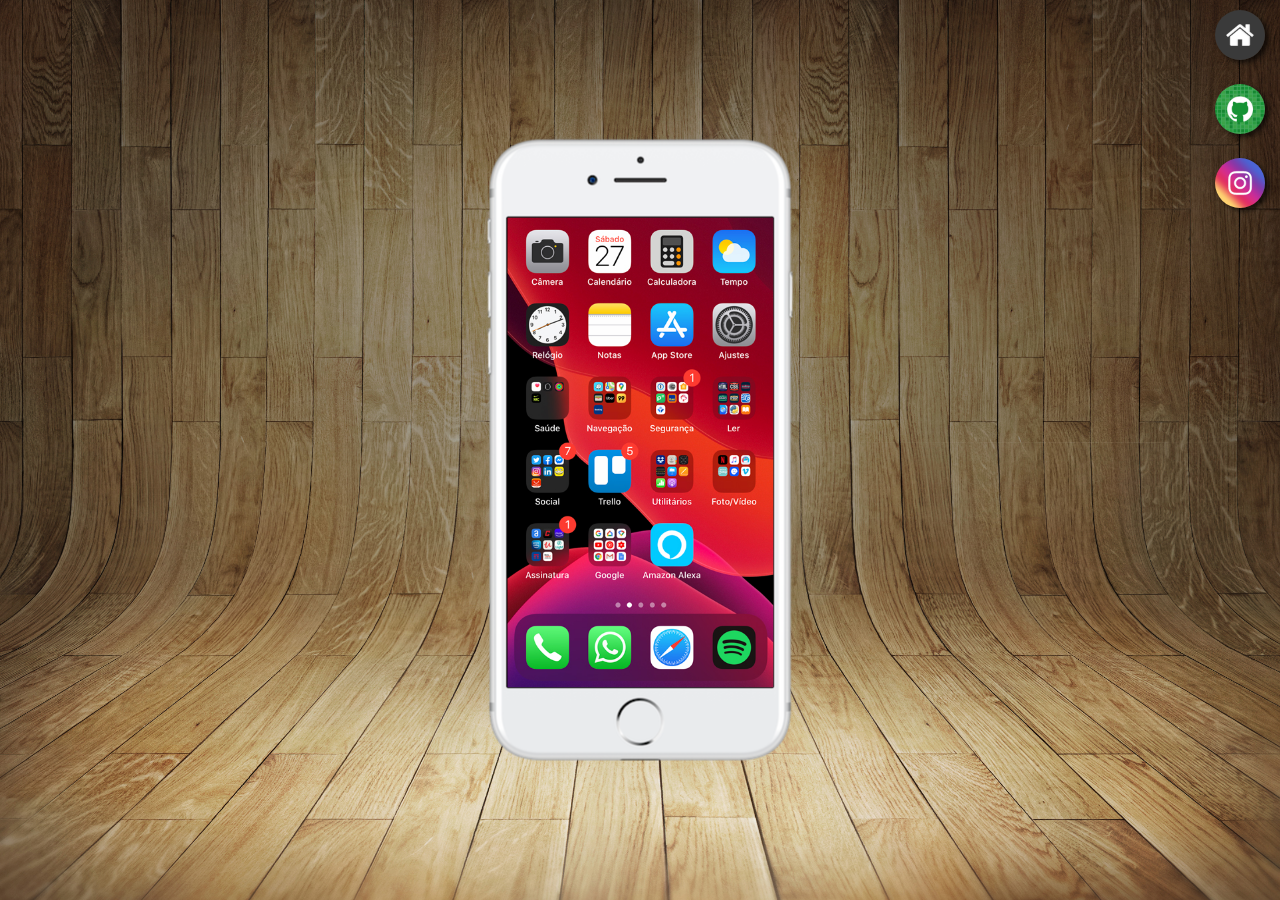
<file: index.html>
<!DOCTYPE html>
<html lang="pt-br">
<head>
    <meta charset="UTF-8">
    <meta http-equiv="X-UA-Compatible" content="IE=edge">
    <meta name="viewport" content="width=device-width, initial-scale=1.0">
    <link rel="shortcut icon" href="favicon.ico" type="image/x-icon">
    <link rel="stylesheet" href="./css/style.css">
    <title>Projetos Redes Sociais</title>
</head>
<body>
    <main>
        <section id="telefone">
            <iframe src="home.html" name="tela" id="tela" frameborder="0">Seu navegador não é compatível</iframe>
        </section>
        <section id="redes-sociais">
            <a href="./home.html" target="tela"><img src="./imagens/logo-home.jpg" alt="Home"></a><br>
            <a href="./github.html" target="tela"><img src="./imagens/logo-github.jpg" alt="GitHub"></a><br>
            <a href="./instagram.html" target="tela"><img src="./imagens/logo-instagram.jpg" alt="Instagram"></a><br>
        </section>
    </main>
</body>
</html>
</file>
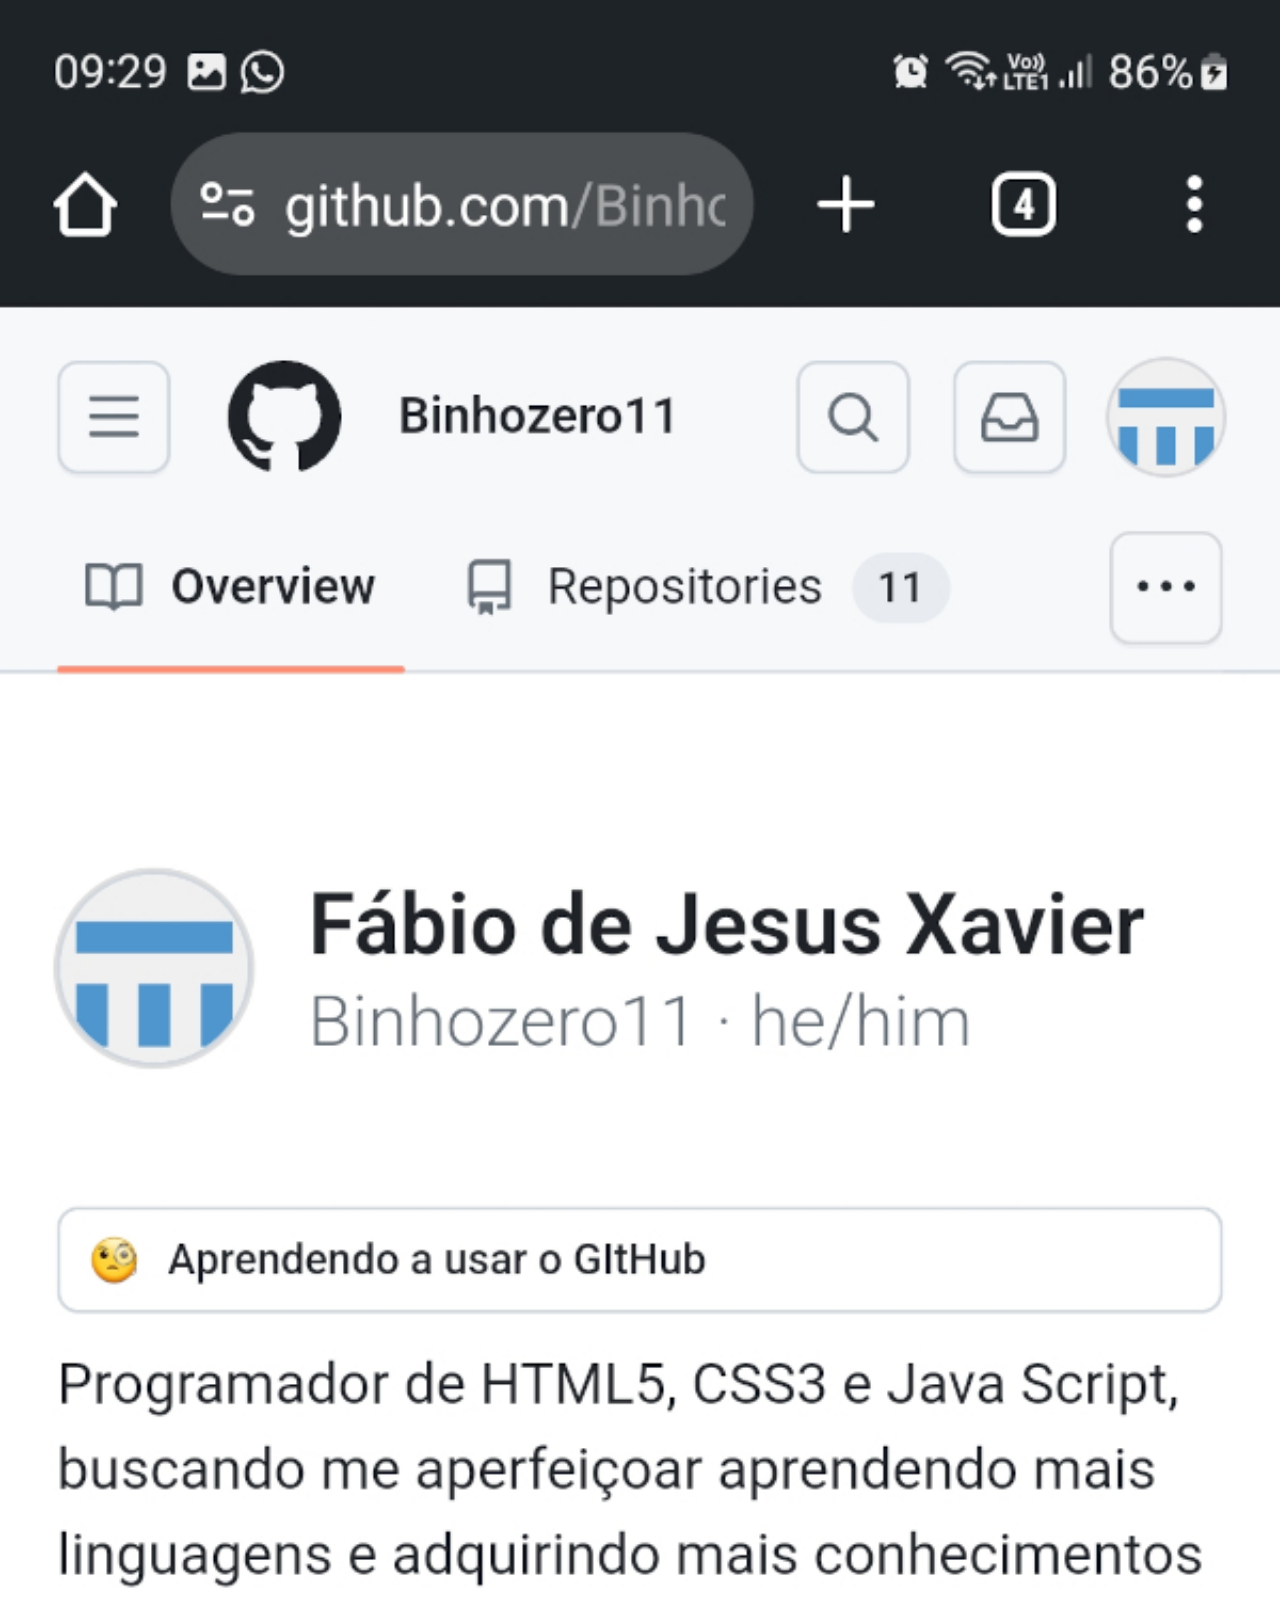
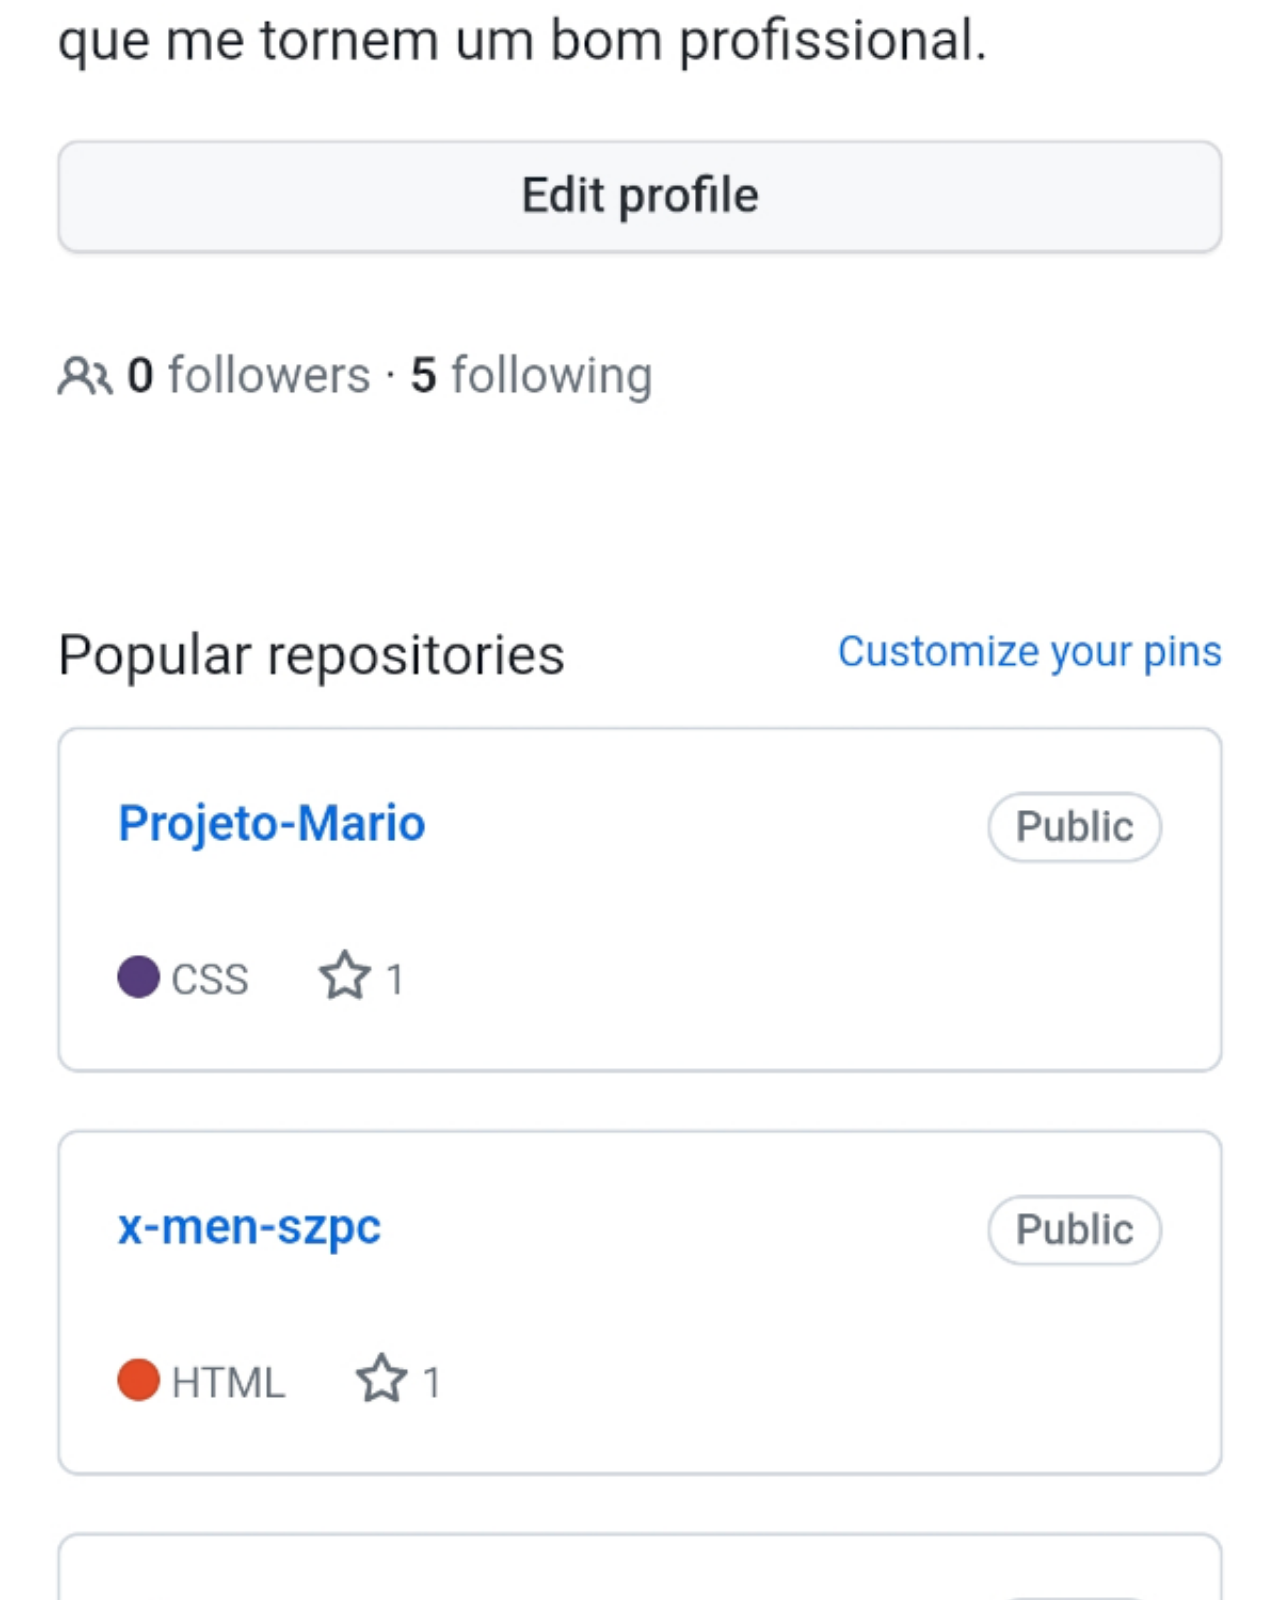
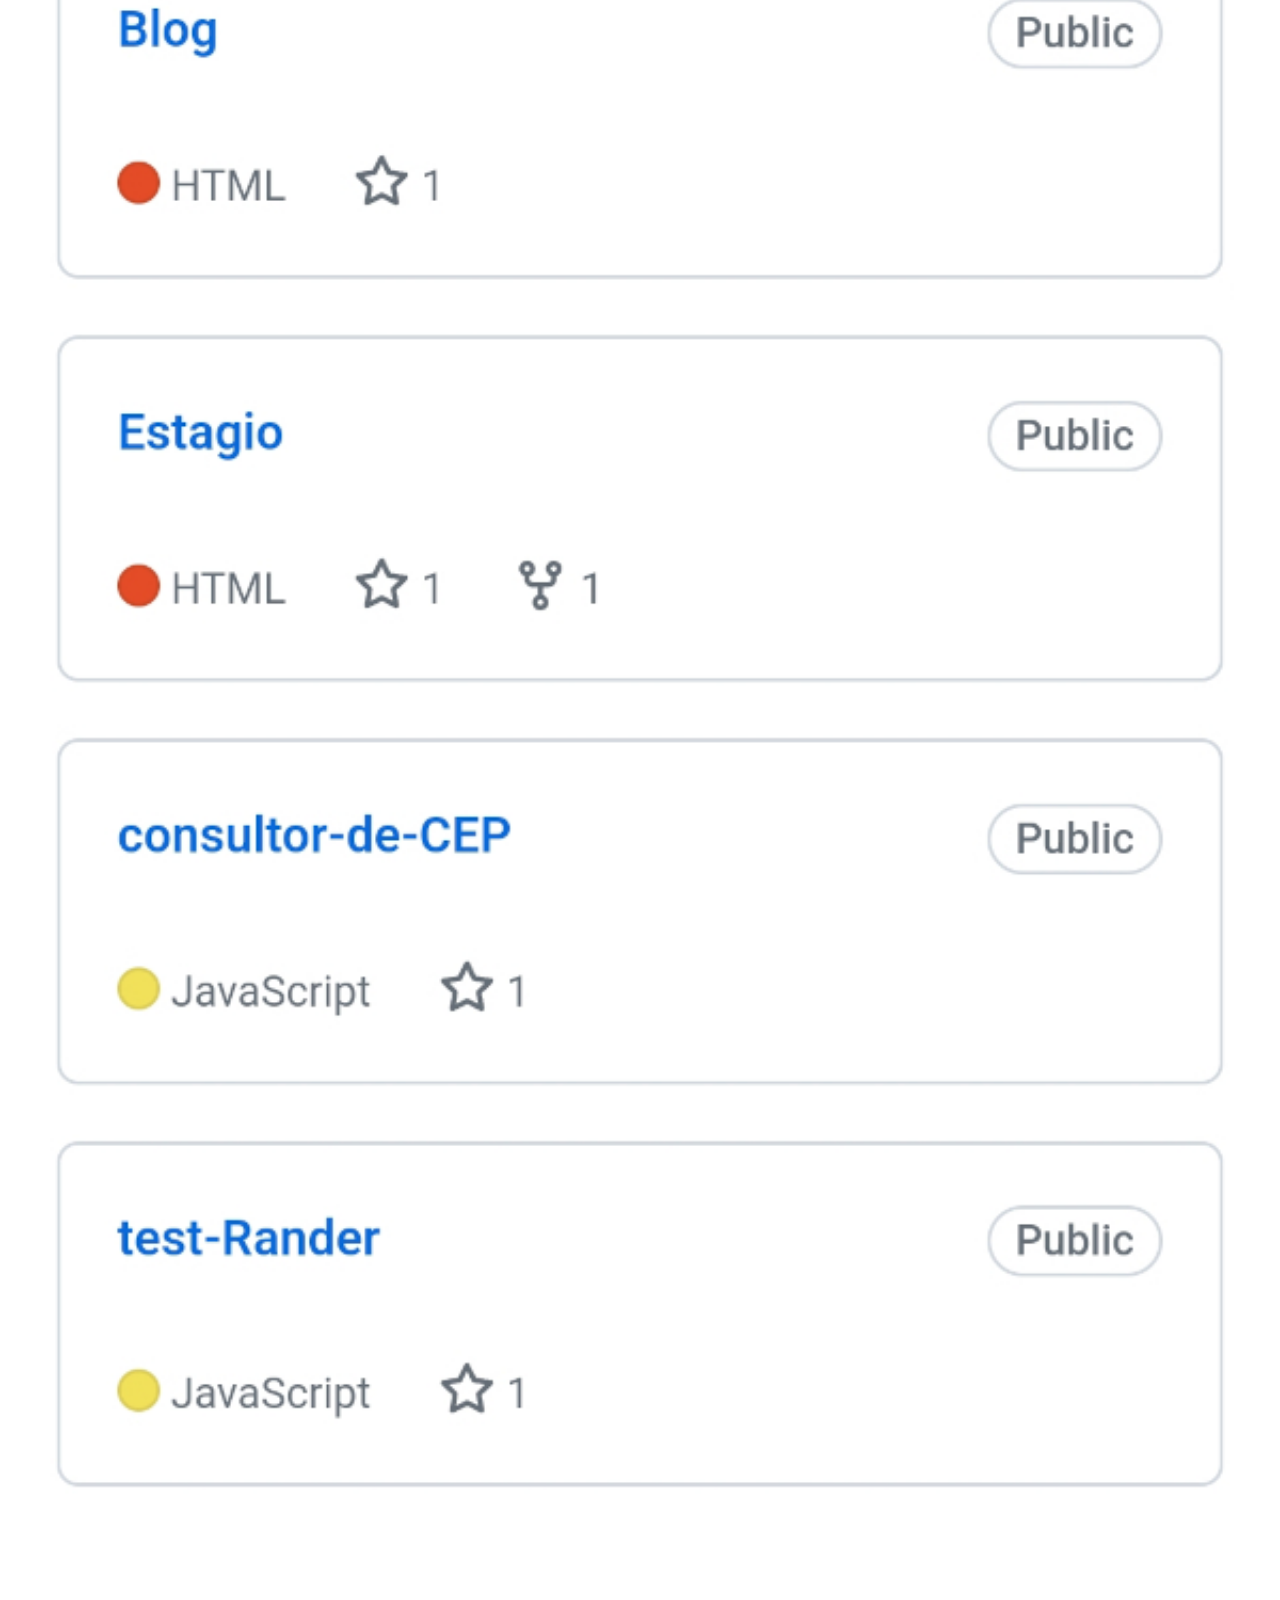
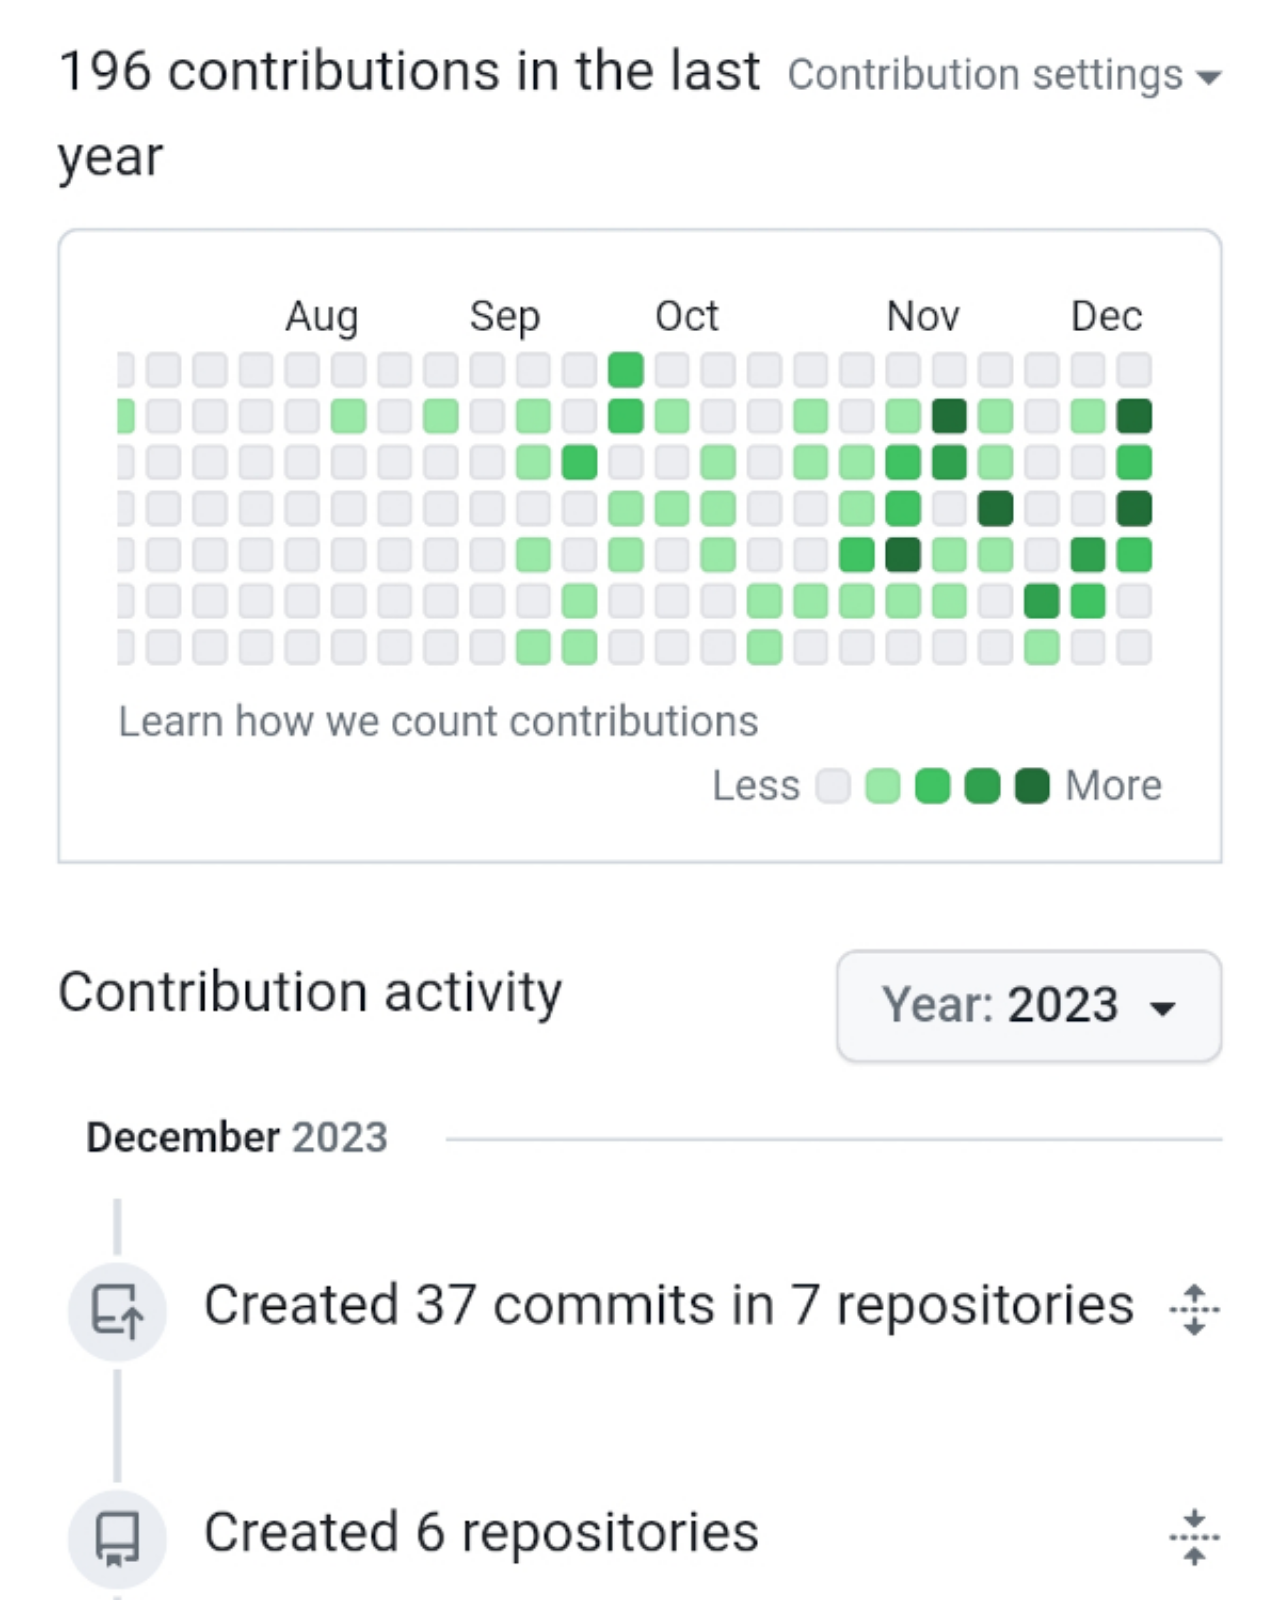
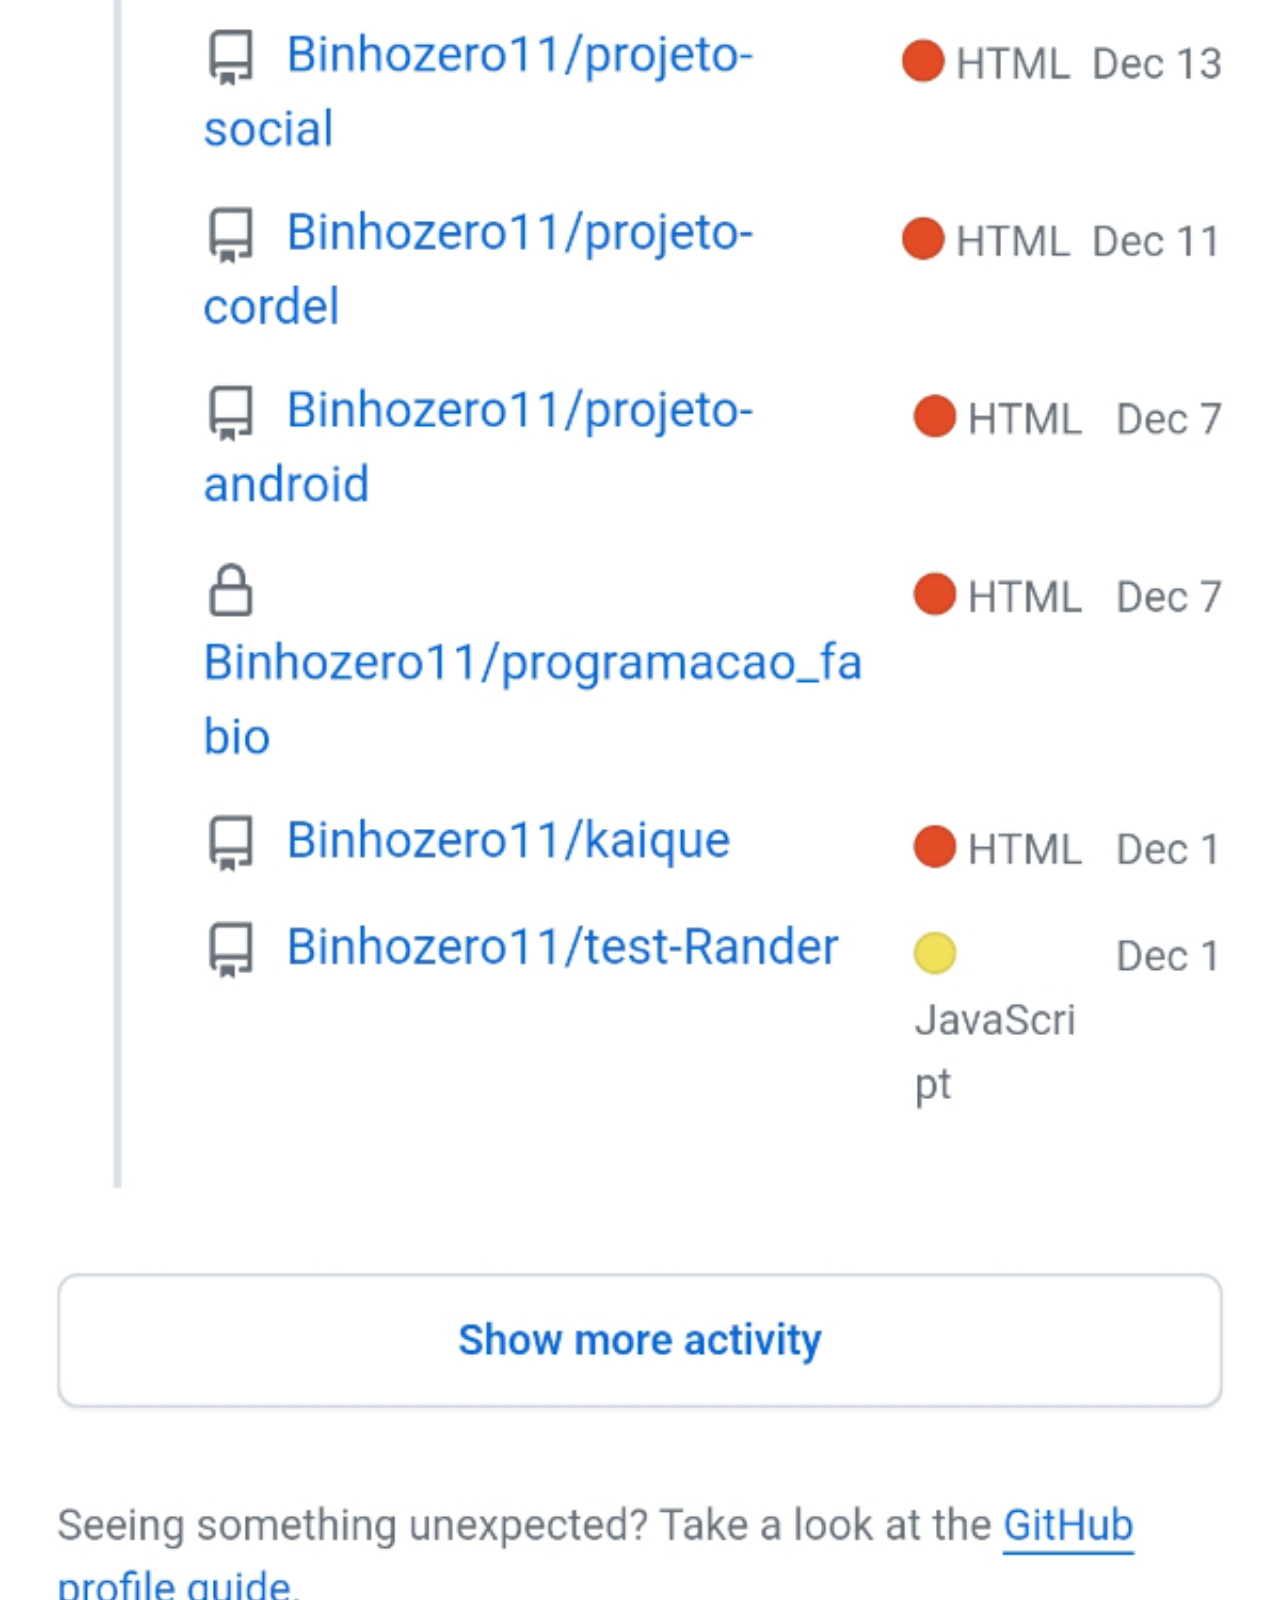
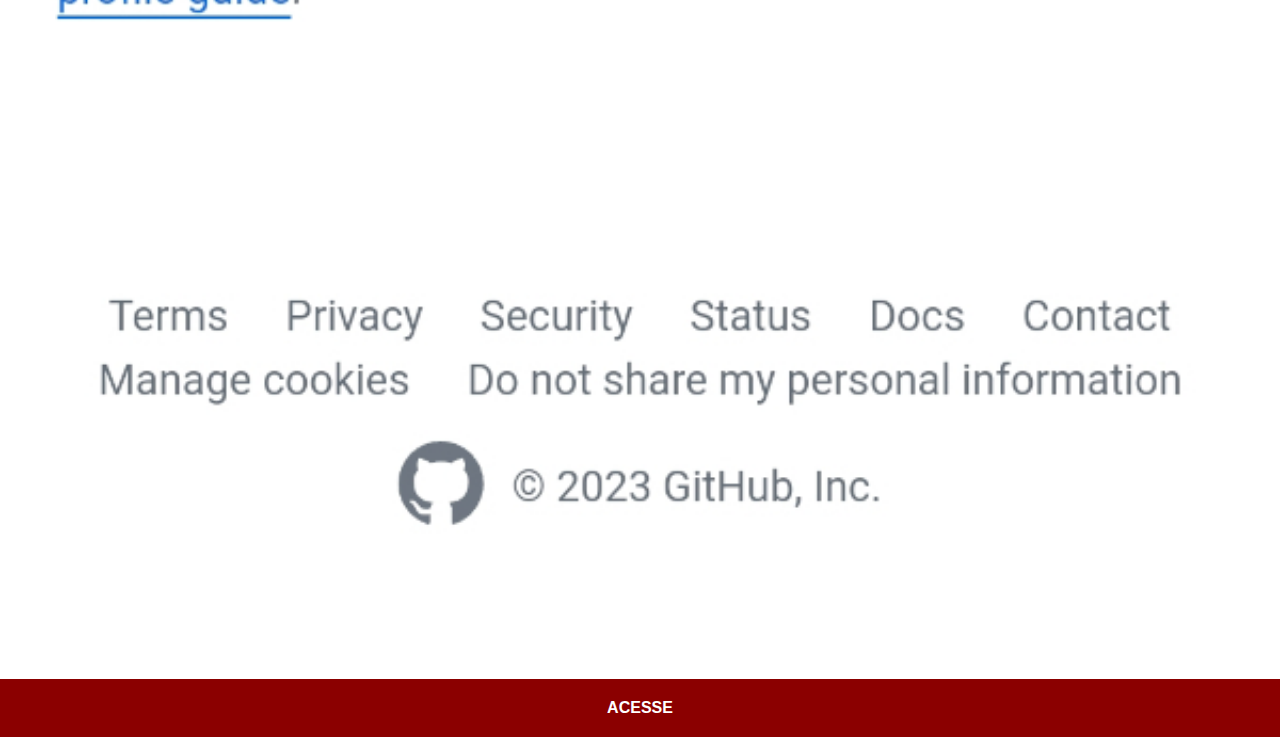
<file: github.html>
<!DOCTYPE html>
<html lang="pt-br">
<head>
    <meta charset="UTF-8">
    <meta name="viewport" content="width=device-width, initial-scale=1.0">
    <title>GitHub</title>
    <link rel="stylesheet" href="css/social.css">
</head>
<body>
    <img src="imagens/tela-github-pessoal.jpg" alt="GitHub">
    <a href="https://github.com/Binhozero11" target="_blank">ACESSE</a>
</body>
</html>
</file>
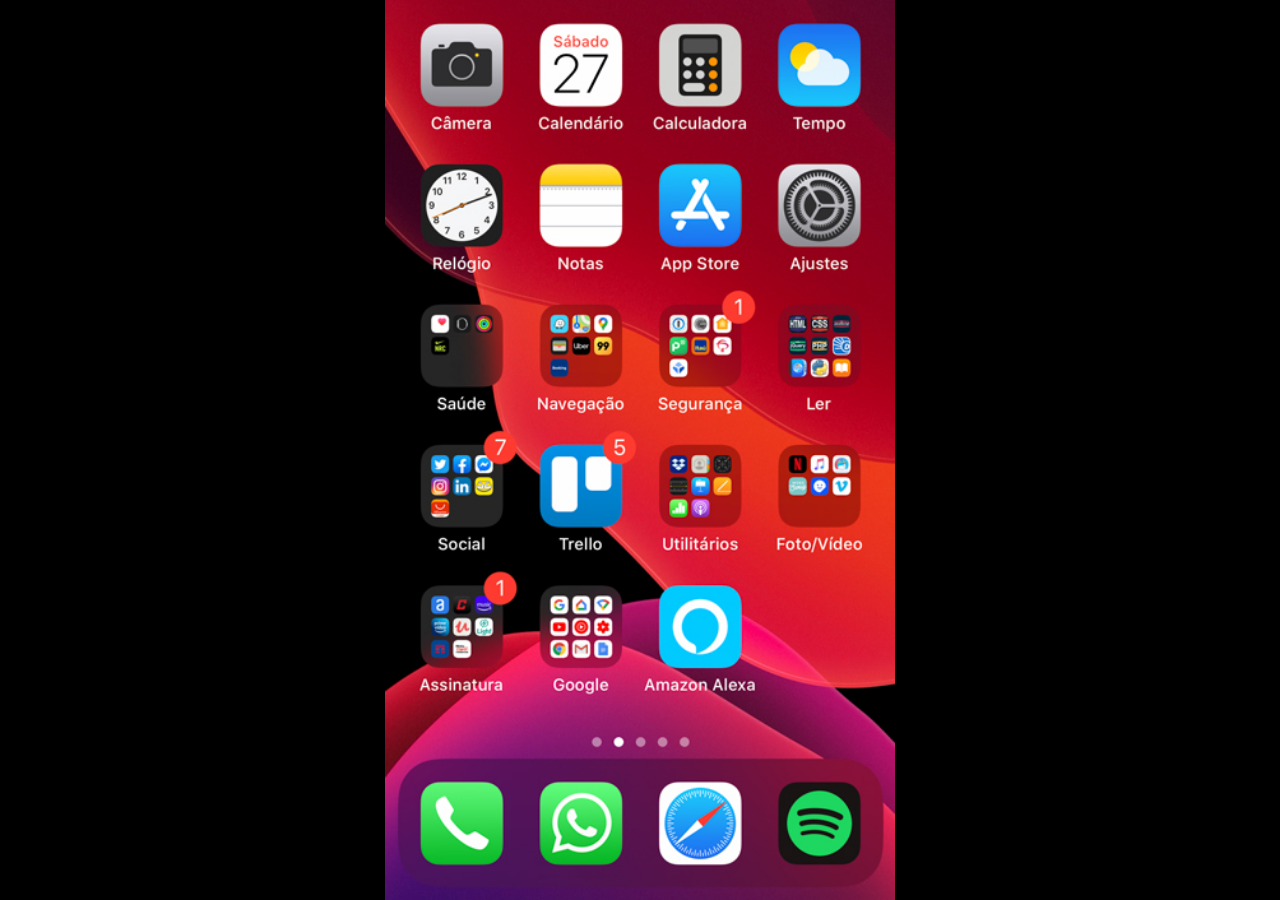
<file: home.html>
<!DOCTYPE html>
<html lang="pt-br">
<head>
    <meta charset="UTF-8">
    <meta name="viewport" content="width=device-width, initial-scale=1.0">
    <title>Home</title>
    <style>
        * {
            margin: 0;
            padding: 0;
            box-sizing: border-box;
        }

        body {
            width: 100vw;
            height: 100vh;
            background: black url(imagens/tela-home.jpg) no-repeat top center;
            background-size: contain;
            /* ou cover */
        }
    </style>
</head>
<body>
    
</body>
</html>
</file>
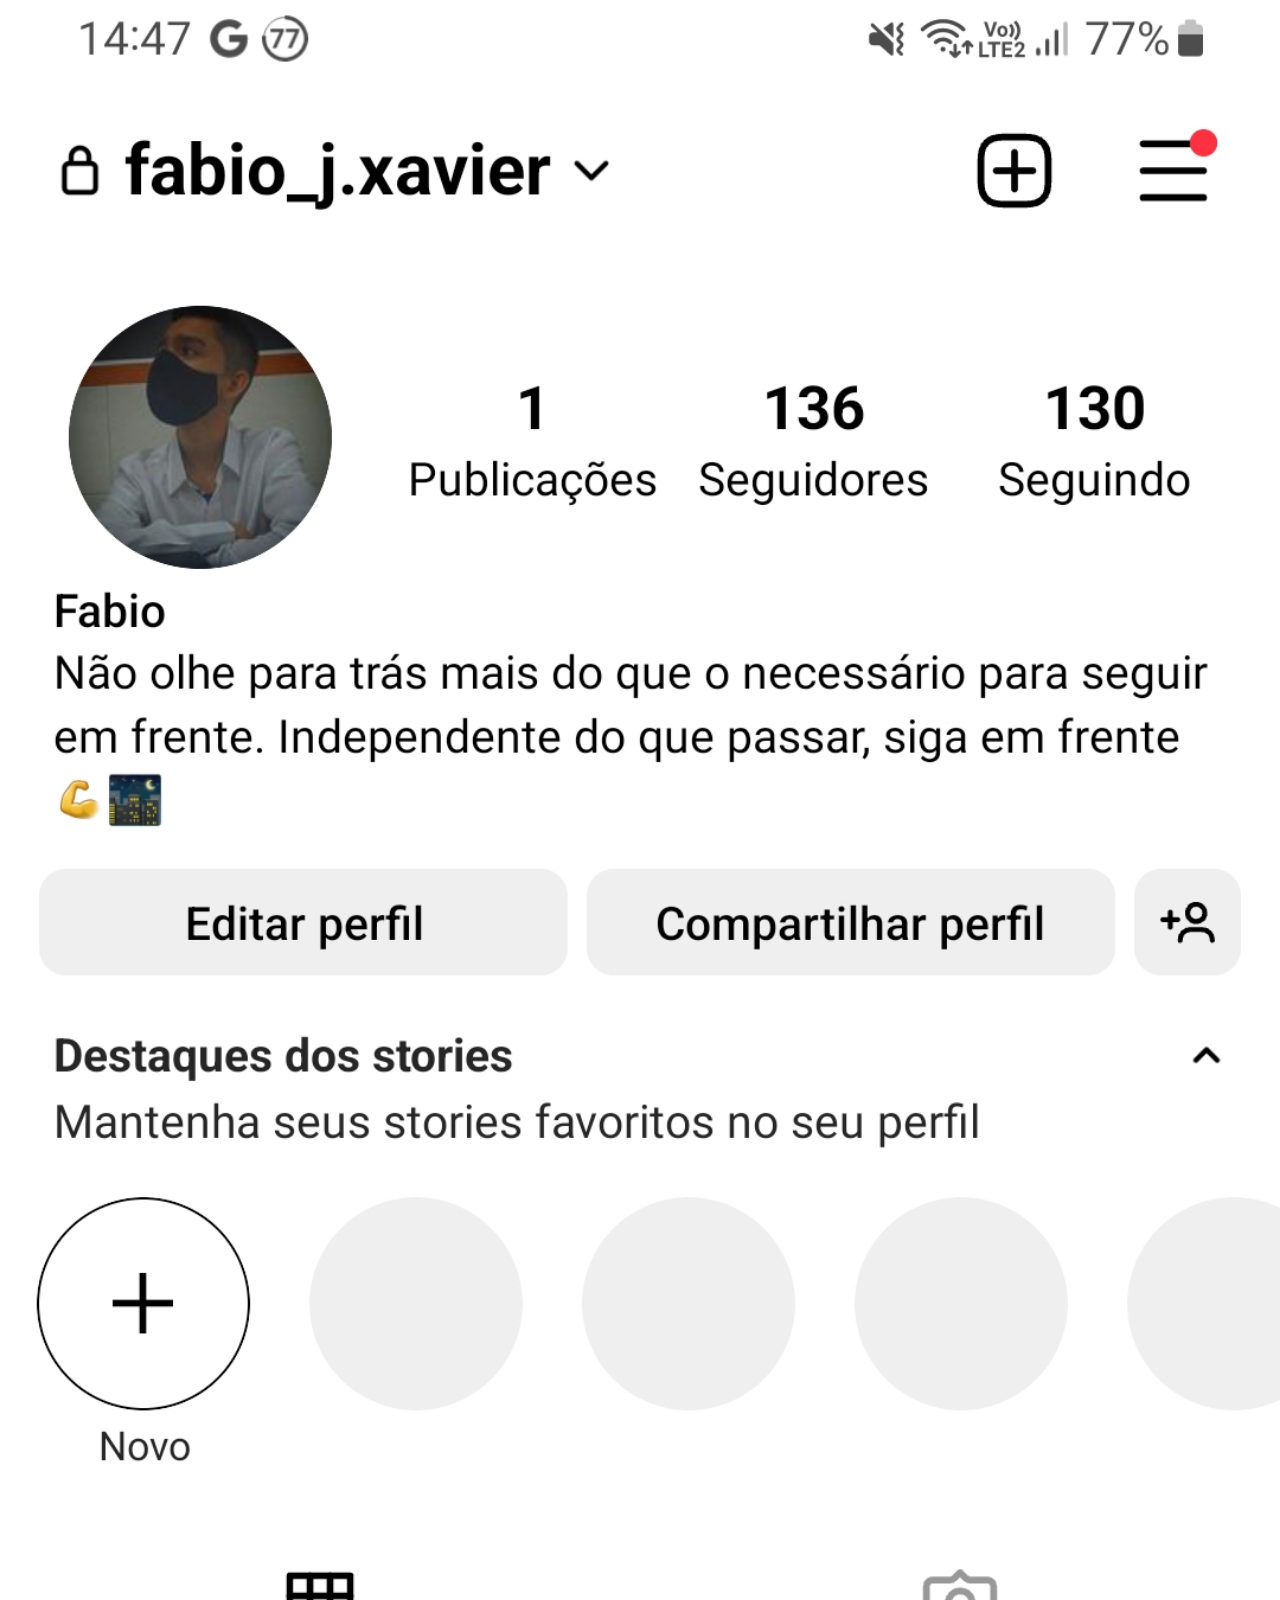
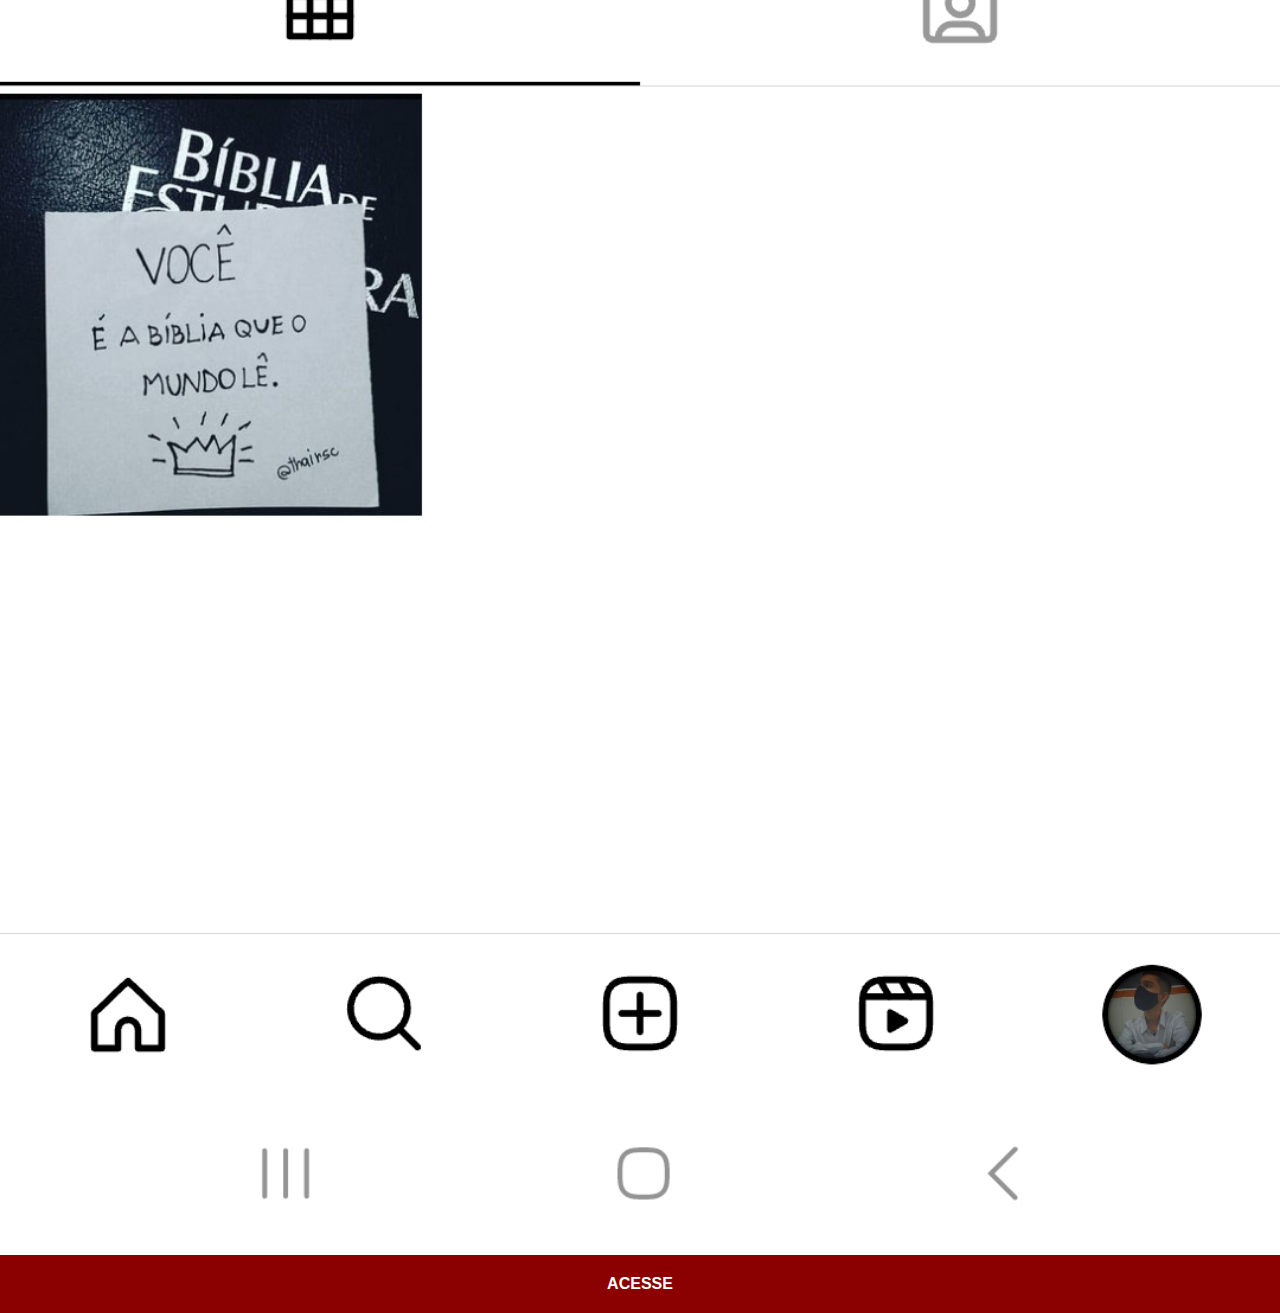
<file: instagram.html>
<!DOCTYPE html>
<html lang="pt-br">
<head>
    <meta charset="UTF-8">
    <meta name="viewport" content="width=device-width, initial-scale=1.0">
    <title>Instagram</title>
    <link rel="stylesheet" href="css/social.css">
</head>
<body>
    <img src="imagens/tela-instagram-proprio.jpg" alt="Instagram">
    <a href="https://www.instagram.com/fabio_j.xavier/" target="_blank">ACESSE</a>
</body>
</html>
</file>
<file: css/style.css>
@charset "UTF-8";

* {
    margin: 0;
    padding: 0;
    box-sizing: border-box;
}

html, body {
    height: 100vh;
    width: 100vw;
    background-color: black;
}

body {
    background: url(../imagens/fundo-madeira.jpg) no-repeat top center;
    background-size: cover;
    background-attachment: fixed;
}

main {
    position: relative;
    height: 100vh;
}

section#telefone {
    position: absolute;
    top: 50%;
    left: 50%;
    transform: translate(-50%, -50%);
    height: 627px;
    width: 311px;
    background: url(../imagens/frame-iphone.png) no-repeat;
}

iframe#tela {
    position: relative;
    top: 81px;
    left: 22px;
    height: 470px;
    width: 267px;
}

section#redes-sociais {
    text-align: right;
}

section#redes-sociais img {
    width: 50px;
    margin: 10px;
    margin-right: 15px;
    border-radius: 50%;
    box-shadow: 4px 3px 5px rgba(0, 0, 0, 0.63);
}

section#redes-sociais img:hover {
    border: 2px solid rgba(255, 255, 255, 0.74);
    transform: translate(-3px, -3px);
    box-shadow: 7px 6px 10px rgba(0, 0, 0, 0.699);
    transition: transform 0.3s, border 0.1s;
}
</file>
<file: css/social.css>
@charset "UTF-8";

* {
    margin: 0;
    padding: 0;
    box-sizing: border-box;
    font-family: Arial, Helvetica, sans-serif;
}

::-webkit-scrollbar {
    width: 0;
    height: 0;
}

img {
    width: 100vw;
}

a {
    display: block;
    background-color: darkred;
    color: white;
    padding: 20px;
    text-align: center;
    text-decoration: none;
    font-weight: bolder;
    margin-top: -3px;
}

a:hover {
    background-color: rgba(255, 0, 0, 0.671);
}
</file>
